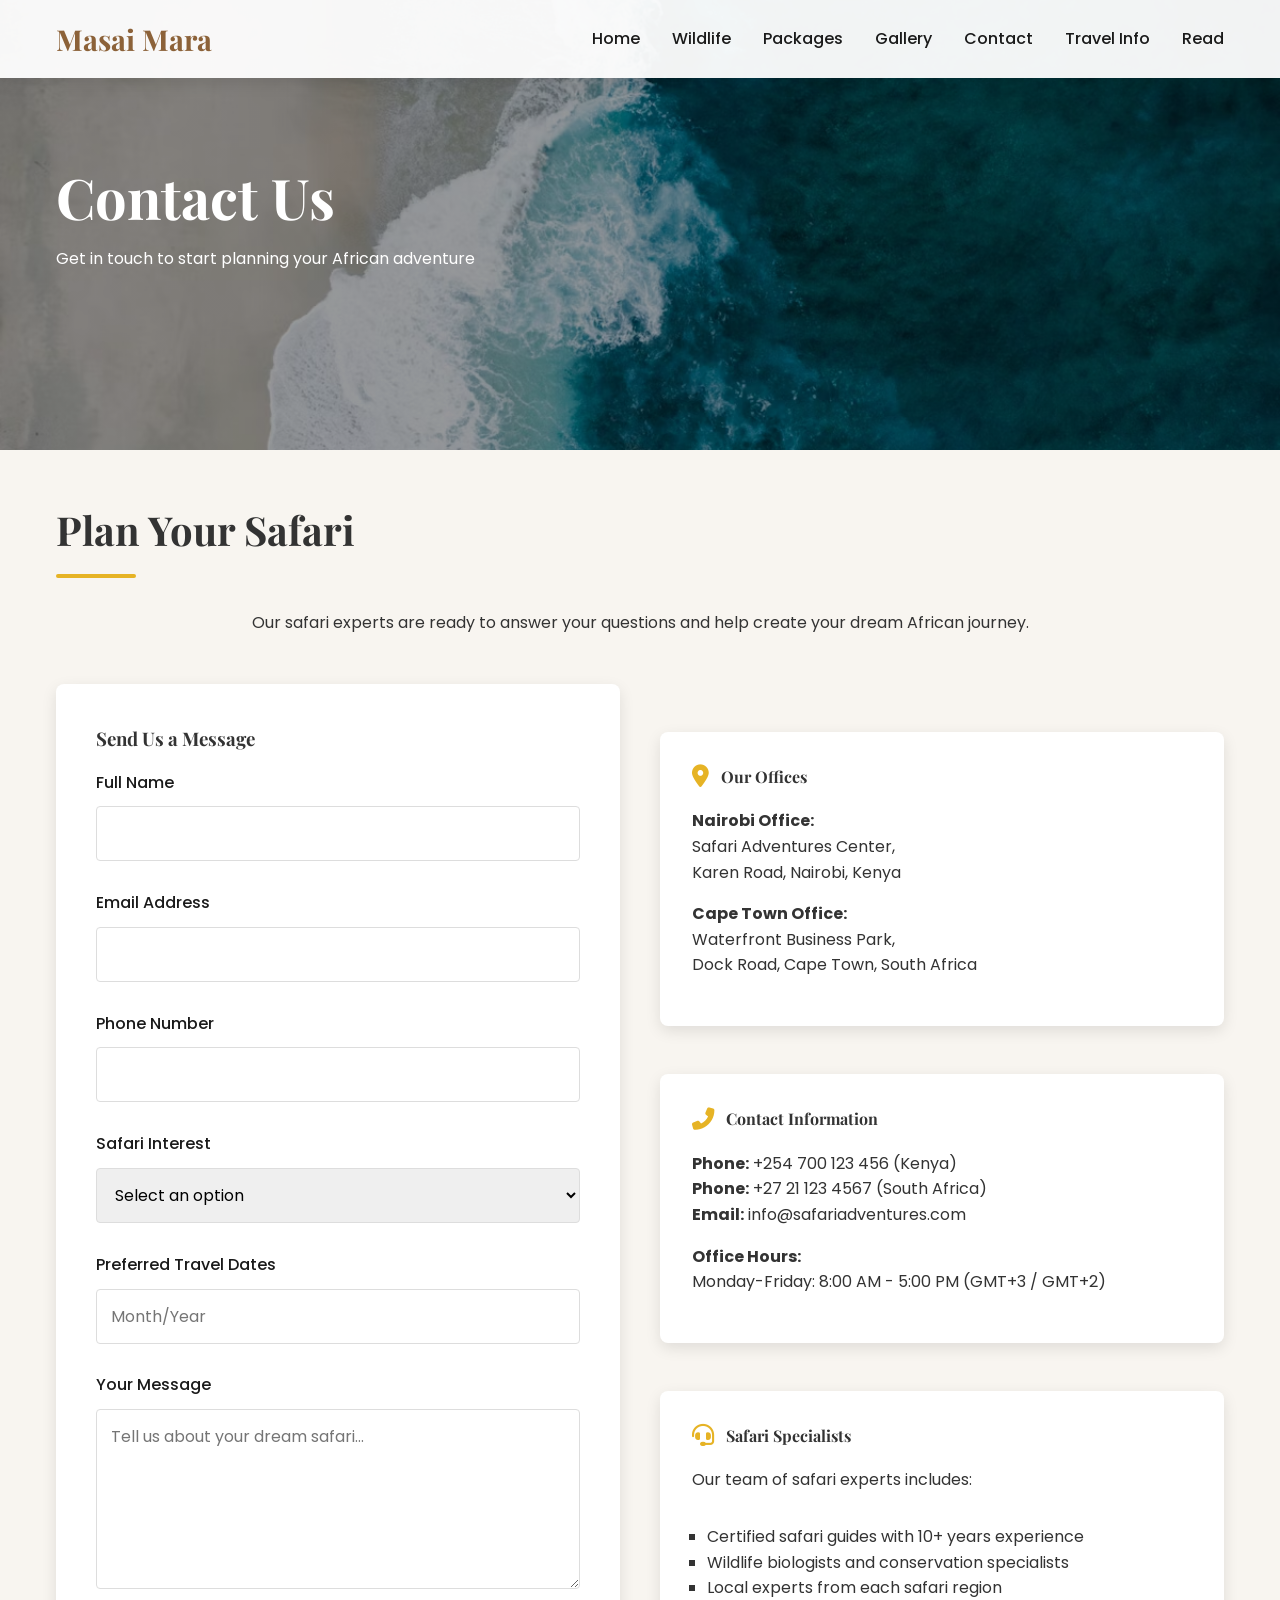
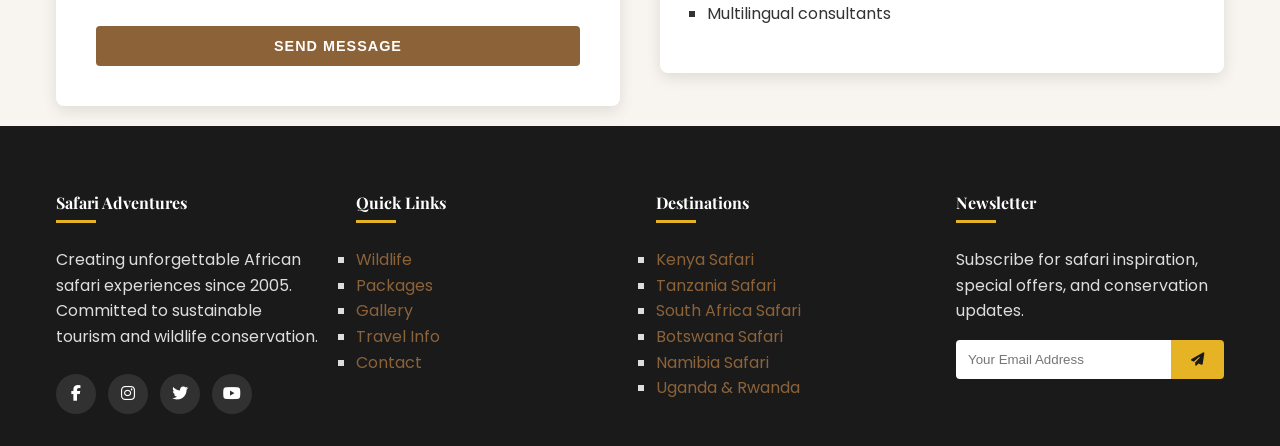
<file: contact.html>
<!DOCTYPE html>
<html lang="en">

<head>
    <meta charset="UTF-8">
    <meta name="viewport" content="width=device-width, initial-scale=1.0">
    <title>Masai Mara | Contact Us</title>
    <link rel="stylesheet" href="https://cdnjs.cloudflare.com/ajax/libs/font-awesome/6.4.0/css/all.min.css">
    <link
        href="https://fonts.googleapis.com/css2?family=Poppins:wght@300;400;500;600;700&family=Playfair+Display:wght@400;700&display=swap"
        rel="stylesheet">
    <link rel="stylesheet" href="css/style.css">
</head>

<body>

    <header>
        <div class="container">
            <div class="header-container">
                <div class="logo">
                    <a href="index.html">Masai Mara</a>
                </div>
                <nav class="main-nav">
                    <ul>
                        <li><a href="index.html">Home</a></li>
                        <li><a href="wildlife.html">Wildlife</a></li>
                        <li><a href="packages.html">Packages</a></li>
                        <li><a href="gallery.html">Gallery</a></li>
                        <li><a href="contact.html">Contact</a></li>
                        <li><a href="info.html">Travel Info</a></li>
                        <li><a href="lorem.html">Read </a></li>
                    </ul>
                </nav>
                <div class="nav-toggle">
                    <i class="fas fa-bars"></i>
                </div>
            </div>
        </div>
    </header>


    <section id="contact">
        <div class="page-hero">
            <div class="container">
                <h1>Contact Us</h1>
                <p>Get in touch to start planning your African adventure</p>
            </div>
        </div>

        <div class="container">
            <h2 class="text-left">Plan Your Safari</h2>
            <p class="text-center contact-p">Our safari experts are ready to
                answer your questions and help create your dream African journey.</p>

            <div class="contact-container contact-f">
                <div class="contact-form">
                    <h3>Send Us a Message</h3>
                    <form>
                        <div class="form-group">
                            <label for="name">Full Name</label>
                            <input type="text" id="name" class="form-control" required>
                        </div>

                        <div class="form-group">
                            <label for="email">Email Address</label>
                            <input type="email" id="email" class="form-control" required>
                        </div>

                        <div class="form-group">
                            <label for="phone">Phone Number</label>
                            <input type="tel" id="phone" class="form-control">
                        </div>

                        <div class="form-group">
                            <label for="interest">Safari Interest</label>
                            <select id="interest" class="form-control">
                                <option value="">Select an option</option>
                                <option value="family">Family Safari</option>
                                <option value="luxury">Luxury Safari</option>
                                <option value="photography">Photography Safari</option>
                                <option value="honeymoon">Honeymoon Safari</option>
                                <option value="custom">Custom Safari</option>
                            </select>
                        </div>

                        <div class="form-group">
                            <label for="travel-date">Preferred Travel Dates</label>
                            <input type="text" id="travel-date" class="form-control" placeholder="Month/Year">
                        </div>

                        <div class="form-group">
                            <label for="message">Your Message</label>
                            <textarea id="message" class="form-control"
                                placeholder="Tell us about your dream safari..."></textarea>
                        </div>

                        <button type="submit" class="btn snd-btn">Send Message</button>
                    </form>
                </div>

                <div>
                    <div class="info-box">
                        <h4><i class="fas fa-map-marker-alt"></i> Our Offices</h4>
                        <p><strong>Nairobi Office:</strong><br>
                            Safari Adventures Center,<br>
                            Karen Road, Nairobi, Kenya</p>

                        <p><strong>Cape Town Office:</strong><br>
                            Waterfront Business Park,<br>
                            Dock Road, Cape Town, South Africa</p>
                    </div>

                    <div class="info-box">
                        <h4><i class="fas fa-phone-alt"></i> Contact Information</h4>
                        <p><strong>Phone:</strong> +254 700 123 456 (Kenya)<br>
                            <strong>Phone:</strong> +27 21 123 4567 (South Africa)<br>
                            <strong>Email:</strong> info@safariadventures.com
                        </p>

                        <p><strong>Office Hours:</strong><br>
                            Monday-Friday: 8:00 AM - 5:00 PM (GMT+3 / GMT+2)</p>
                    </div>

                    <div class="info-box">
                        <h4><i class="fas fa-headset"></i> Safari Specialists</h4>
                        <p>Our team of safari experts includes:</p>
                        <ul>
                            <li>Certified safari guides with 10+ years experience</li>
                            <li>Wildlife biologists and conservation specialists</li>
                            <li>Local experts from each safari region</li>
                            <li>Multilingual consultants</li>
                        </ul>
                    </div>
                </div>
            </div>
        </div>
    </section>

    <footer>
        <div class="container">
            <div class="grid grid-4">
                <div class="footer-col">
                    <h4>Safari Adventures</h4>
                    <p>Creating unforgettable African safari experiences since 2005. Committed to sustainable tourism
                        and wildlife conservation.</p>
                    <div class="social-links">
                        <a href="#"><i class="fab fa-facebook-f"></i></a>
                        <a href="#"><i class="fab fa-instagram"></i></a>
                        <a href="#"><i class="fab fa-twitter"></i></a>
                        <a href="#"><i class="fab fa-youtube"></i></a>
                    </div>
                </div>

                <div class="footer-col">
                    <h4>Quick Links</h4>
                    <ul>
                        <li><a href="wildlife.html">Wildlife</a></li>
                        <li><a href="packages.html">Packages</a></li>
                        <li><a href="gallery.html">Gallery</a></li>
                        <li><a href="info.html">Travel Info</a></li>
                        <li><a href="contact.html">Contact</a></li>
                    </ul>
                </div>

                <div class="footer-col">
                    <h4>Destinations</h4>
                    <ul>
                        <li><a href="packages.html">Kenya Safari</a></li>
                        <li><a href="packages.html">Tanzania Safari</a></li>
                        <li><a href="packages.html">South Africa Safari</a></li>
                        <li><a href="packages.html">Botswana Safari</a></li>
                        <li><a href="packages.html">Namibia Safari</a></li>
                        <li><a href="packages.html">Uganda & Rwanda</a></li>
                    </ul>
                </div>

                <div class="footer-col">
                    <h4>Newsletter</h4>
                    <p>Subscribe for safari inspiration, special offers, and conservation updates.</p>
                    <form class="newsletter-form">
                        <input type="email" placeholder="Your Email Address">
                        <button type="submit"><i class="fas fa-paper-plane"></i></button>
                    </form>
                </div>
            </div>


        </div>
    </footer>
    <script src="js/script.js"></script>

</body>

</html>
</file>
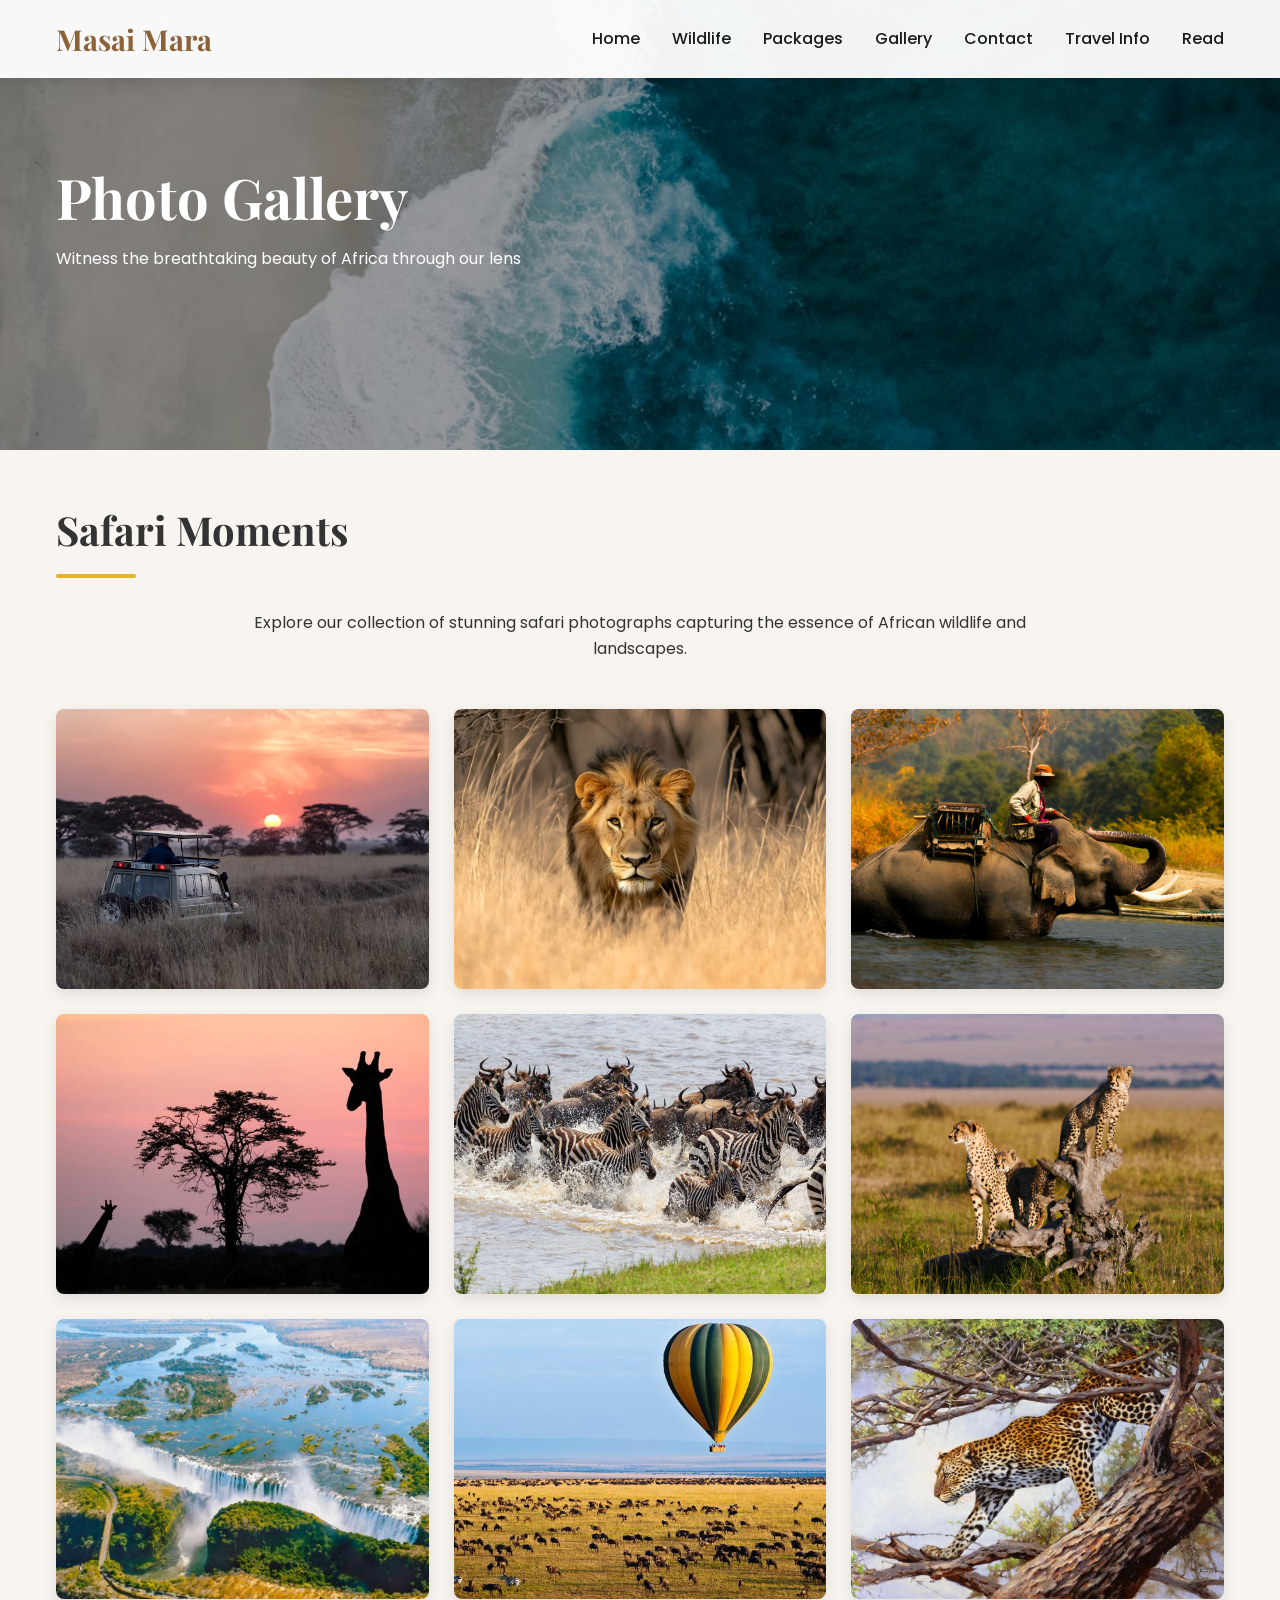
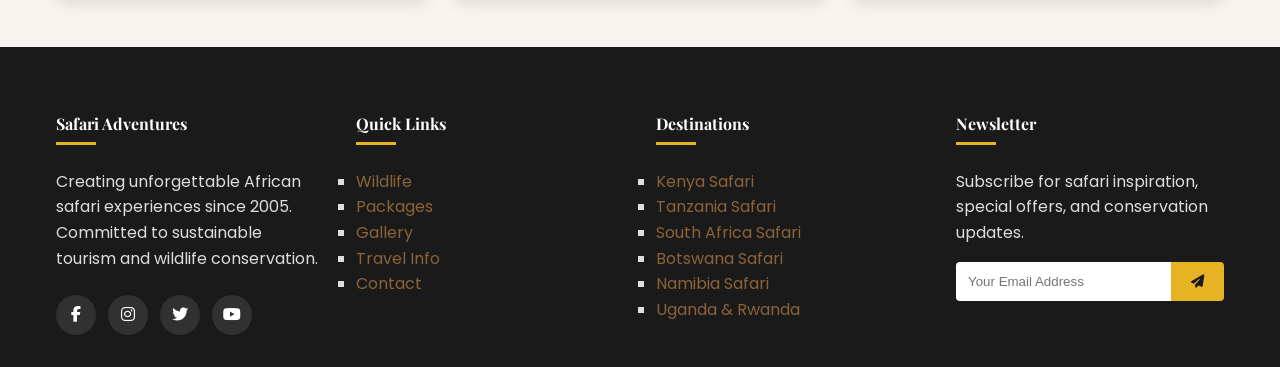
<file: gallery.html>
<!DOCTYPE html>
<html lang="en">

<head>
    <meta charset="UTF-8">
    <meta name="viewport" content="width=device-width, initial-scale=1.0">
    <title>Masai Mara | Gallery</title>
    <link rel="stylesheet" href="https://cdnjs.cloudflare.com/ajax/libs/font-awesome/6.4.0/css/all.min.css">
    <link
        href="https://fonts.googleapis.com/css2?family=Poppins:wght@300;400;500;600;700&family=Playfair+Display:wght@400;700&display=swap"
        rel="stylesheet">
    <link rel="stylesheet" href="css/style.css">
</head>

<body>

    <header>
        <div class="container">
            <div class="header-container">
                <div class="logo">
                    <a href="index.html">Masai Mara</a>
                </div>
                <nav class="main-nav">
                    <ul>
                        <li><a href="index.html">Home</a></li>
                        <li><a href="wildlife.html">Wildlife</a></li>
                        <li><a href="packages.html">Packages</a></li>
                        <li><a href="gallery.html">Gallery</a></li>
                        <li><a href="contact.html">Contact</a></li>
                        <li><a href="info.html">Travel Info</a></li>
                        <li><a href="lorem.html">Read </a></li>
                    </ul>
                </nav>
                <div class="nav-toggle">
                    <i class="fas fa-bars"></i>
                </div>
            </div>
        </div>
    </header>


    <section id="gallery">
        <div class="page-hero">
            <div class="container">
                <h1>Photo Gallery</h1>
                <p>Witness the breathtaking beauty of Africa through our lens</p>
            </div>
        </div>

        <div class="container">
            <h2 class="text-left">Safari Moments</h2>
            <p class="text-center gallery-p">Explore our collection of
                stunning
                safari photographs capturing the essence of African wildlife and landscapes.</p>

            <div class="gallery-grid">
                <div class="gallery-item">
                    <img src="images/sunset.png" alt="Sunset Safari">
                    <div class="gallery-overlay">
                        <h4>Sunset Over the Masai Mara</h4>
                        <p>Golden Hour in the Savannah</p>
                    </div>
                </div>

                <div class="gallery-item">
                    <img src="images/lion.jpg" alt="Lion Pride">
                    <div class="gallery-overlay">
                        <h4>Majestic Lion Pride</h4>
                        <p>Kings of the Masai Mara</p>
                    </div>
                </div>

                <div class="gallery-item">
                    <img src="images/elephant.jpg" alt="Elephant Herd">
                    <div class="gallery-overlay">
                        <h4>Elephants on the Move</h4>
                        <p>Roaming the Mara Plains</p>
                    </div>
                </div>

                <div class="gallery-item">
                    <img src="images/giraffe.png" alt="Giraffe Silhouette">
                    <div class="gallery-overlay">
                        <h4>Giraffe at Sunset</h4>
                        <p>Iconic Silhouettes of Masai Mara</p>
                    </div>
                </div>

                <div class="gallery-item">
                    <img src="images/zebra.png" alt="Zebra Crossing">
                    <div class="gallery-overlay">
                        <h4>Zebra in the Wild</h4>
                        <p>Stripes Across the Savannah</p>
                    </div>
                </div>

                <div class="gallery-item">
                    <img src="images/cheetah.jpg" alt="Cheetah Hunting">
                    <div class="gallery-overlay">
                        <h4>Cheetah in Action</h4>
                        <p>Fastest Predator of Masai Mara</p>
                    </div>
                </div>

                <div class="gallery-item">
                    <img src="images/victoria-fall.png" alt="Victoria Falls">
                    <div class="gallery-overlay">
                        <h4>Mara River Falls (Symbolic)</h4>
                        <p>Inspired by Africa's Natural Wonders</p>
                    </div>
                </div>

                <div class="gallery-item">
                    <img src="images/baloon-safari.png" alt="Balloon Safari">
                    <div class="gallery-overlay">
                        <h4>Balloon Safari Adventure</h4>
                        <p>Aerial Views Over Masai Mara</p>
                    </div>
                </div>

                <div class="gallery-item">
                    <img src="images/leopard-tree.png" alt="Leopard">
                    <div class="gallery-overlay">
                        <h4>Leopard in the Trees</h4>
                        <p>Hidden Hunters of the Mara</p>
                    </div>
                </div>

            </div>
        </div>
    </section>
    <footer>
        <div class="container">
            <div class="grid grid-4">
                <div class="footer-col">
                    <h4>Safari Adventures</h4>
                    <p>Creating unforgettable African safari experiences since 2005. Committed to sustainable tourism
                        and wildlife conservation.</p>
                    <div class="social-links">
                        <a href="#"><i class="fab fa-facebook-f"></i></a>
                        <a href="#"><i class="fab fa-instagram"></i></a>
                        <a href="#"><i class="fab fa-twitter"></i></a>
                        <a href="#"><i class="fab fa-youtube"></i></a>
                    </div>
                </div>

                <div class="footer-col">
                    <h4>Quick Links</h4>
                    <ul>
                        <li><a href="wildlife.html">Wildlife</a></li>
                        <li><a href="packages.html">Packages</a></li>
                        <li><a href="gallery.html">Gallery</a></li>
                        <li><a href="info.html">Travel Info</a></li>
                        <li><a href="contact.html">Contact</a></li>
                    </ul>
                </div>

                <div class="footer-col">
                    <h4>Destinations</h4>
                    <ul>
                        <li><a href="packages.html">Kenya Safari</a></li>
                        <li><a href="packages.html">Tanzania Safari</a></li>
                        <li><a href="packages.html">South Africa Safari</a></li>
                        <li><a href="packages.html">Botswana Safari</a></li>
                        <li><a href="packages.html">Namibia Safari</a></li>
                        <li><a href="packages.html">Uganda & Rwanda</a></li>
                    </ul>
                </div>

                <div class="footer-col">
                    <h4>Newsletter</h4>
                    <p>Subscribe for safari inspiration, special offers, and conservation updates.</p>
                    <form class="newsletter-form">
                        <input type="email" placeholder="Your Email Address">
                        <button type="submit"><i class="fas fa-paper-plane"></i></button>
                    </form>
                </div>
            </div>


        </div>
    </footer>

    <script src="js/script.js"></script>

</body>

</html>
</file>
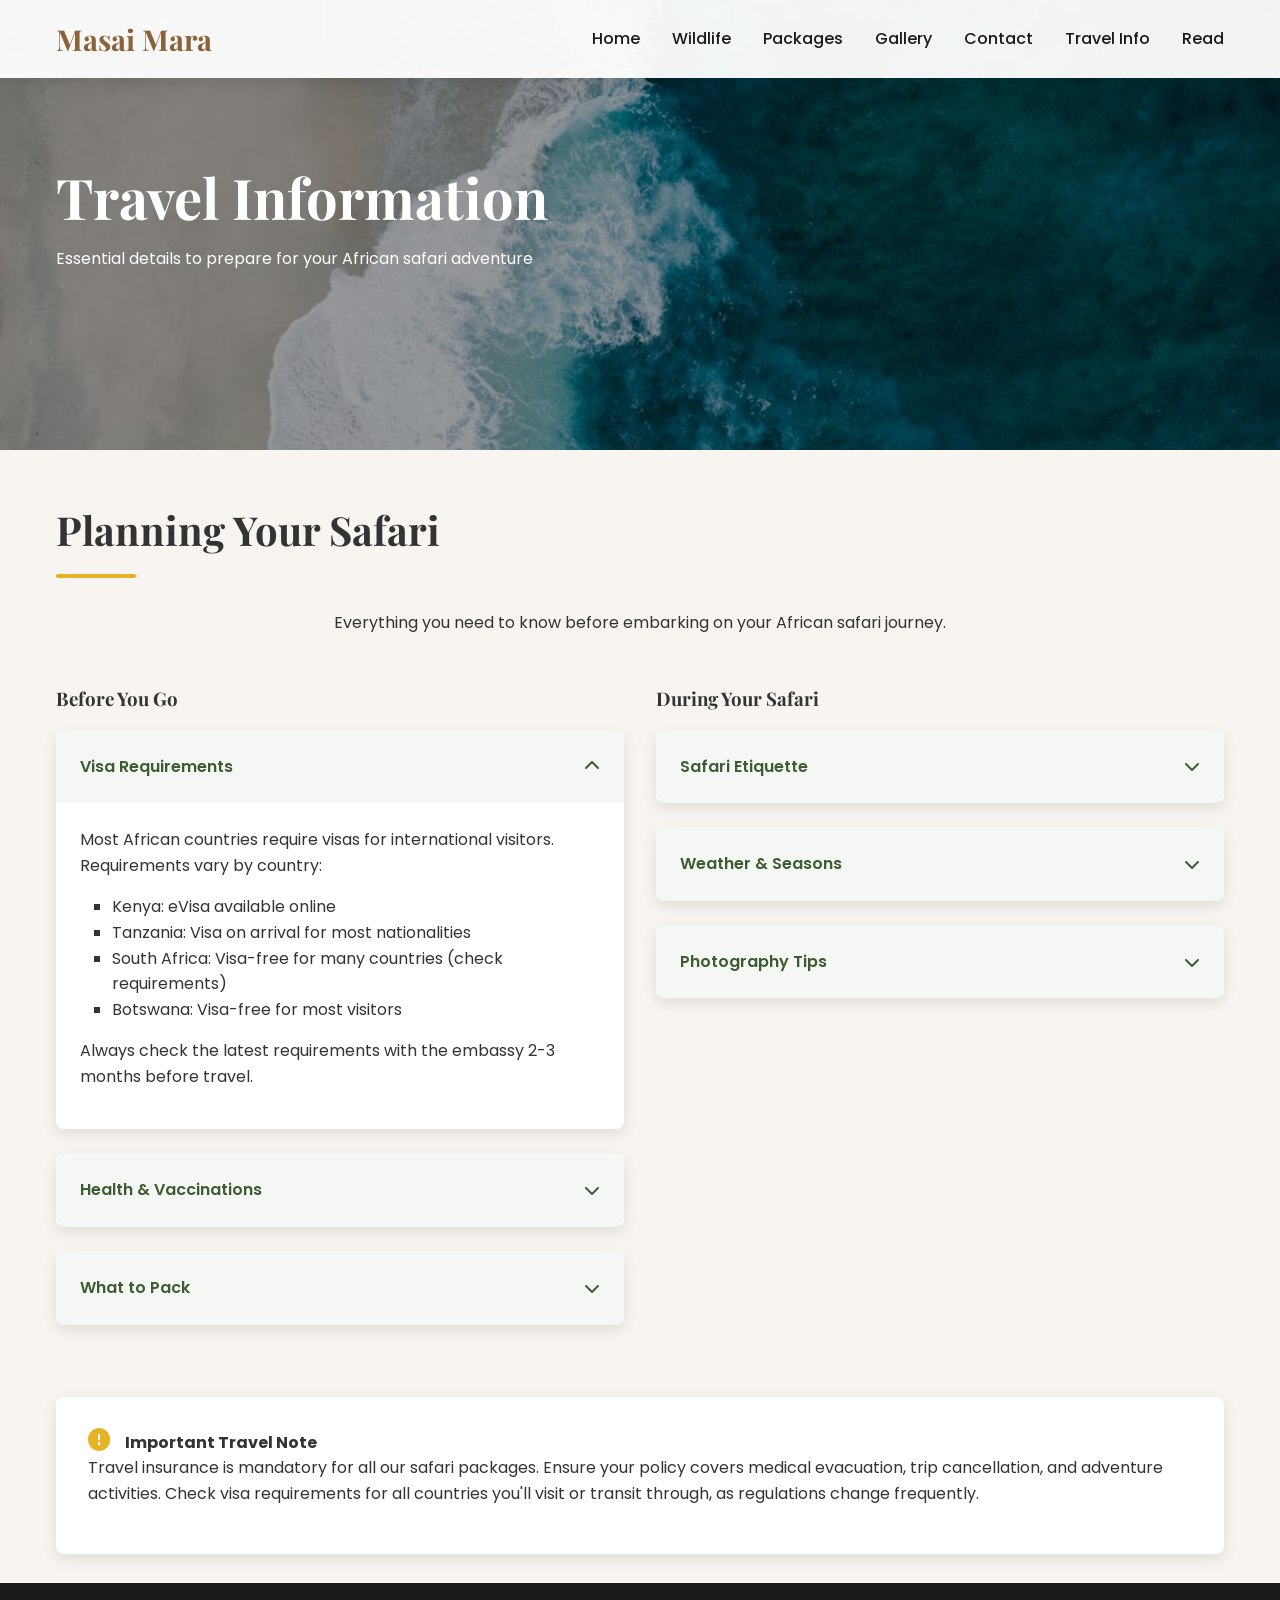
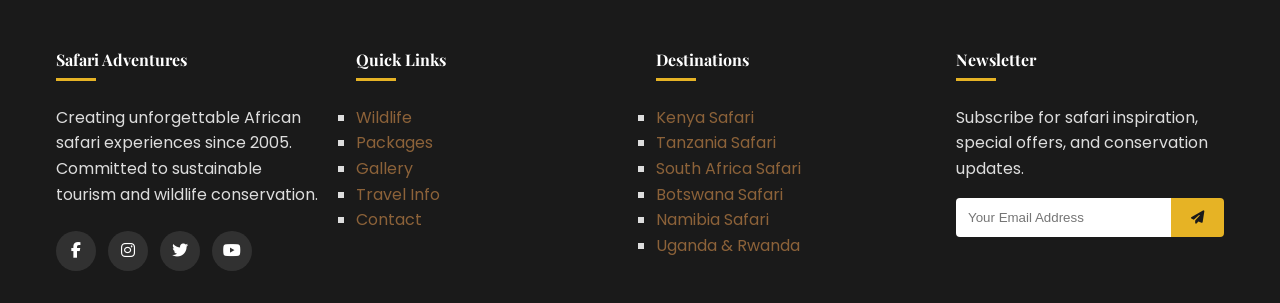
<file: info.html>
<!DOCTYPE html>
<html lang="en">

<head>
    <meta charset="UTF-8">
    <meta name="viewport" content="width=device-width, initial-scale=1.0">
    <title>Safari Adventures | Information</title>
    <link
        href="https://fonts.googleapis.com/css2?family=Playfair+Display:wght@400;700&family=Poppins:wght@300;400;500;600&display=swap"
        rel="stylesheet">
    <link rel="stylesheet" href="https://cdnjs.cloudflare.com/ajax/libs/font-awesome/6.4.0/css/all.min.css">
    <link rel="stylesheet" href="css/style.css">

</head>

<body>
    <header>
        <div class="container">
            <div class="header-container">
                <div class="logo">
                    <a href="index.html">Masai Mara</a>
                </div>
                <nav class="main-nav">
                    <ul>
                        <li><a href="index.html">Home</a></li>
                        <li><a href="wildlife.html">Wildlife</a></li>
                        <li><a href="packages.html">Packages</a></li>
                        <li><a href="gallery.html">Gallery</a></li>
                        <li><a href="contact.html">Contact</a></li>
                        <li><a href="info.html">Travel Info</a></li>
                        <li><a href="lorem.html">Read </a></li>
                    </ul>
                </nav>
                <div class="nav-toggle">
                    <i class="fas fa-bars"></i>
                </div>
            </div>
        </div>
    </header>

    <section id="travel-info">
        <div class="page-hero">
            <div class="container">
                <h1>Travel Information</h1>
                <p>Essential details to prepare for your African safari adventure</p>
            </div>
        </div>

        <div class="container">
            <h2 class="text-left">Planning Your Safari</h2>
            <p class="text-center info-p">Everything you need to know before
                embarking on your African safari journey.</p>

            <div class="grid grid-2">
                <div>
                    <h3>Before You Go</h3>

                    <div class="accordion active">
                        <div class="accordion-header">
                            <span>Visa Requirements</span>
                            <i class="fas fa-chevron-down"></i>
                        </div>
                        <div class="accordion-content">
                            <p>Most African countries require visas for international visitors. Requirements vary by
                                country:</p>
                            <ul>
                                <li>Kenya: eVisa available online</li>
                                <li>Tanzania: Visa on arrival for most nationalities</li>
                                <li>South Africa: Visa-free for many countries (check requirements)</li>
                                <li>Botswana: Visa-free for most visitors</li>
                            </ul>
                            <p>Always check the latest requirements with the embassy 2-3 months before travel.</p>
                        </div>
                    </div>

                    <div class="accordion">
                        <div class="accordion-header">
                            <span>Health & Vaccinations</span>
                            <i class="fas fa-chevron-down"></i>
                        </div>
                        <div class="accordion-content">
                            <p>Health precautions are essential for African travel:</p>
                            <ul>
                                <li>Yellow Fever vaccination certificate required for many countries</li>
                                <li>Malaria prophylaxis recommended for most safari destinations</li>
                                <li>Consult your doctor 6-8 weeks before travel</li>
                                <li>Pack a comprehensive medical kit including anti-malarials</li>
                            </ul>
                        </div>
                    </div>

                    <div class="accordion">
                        <div class="accordion-header">
                            <span>What to Pack</span>
                            <i class="fas fa-chevron-down"></i>
                        </div>
                        <div class="accordion-content">
                            <p>Essential packing list for your safari:</p>
                            <ul>
                                <li>Neutral-colored clothing (khaki, beige, olive green)</li>
                                <li>Lightweight, breathable fabrics</li>
                                <li>Comfortable walking shoes</li>
                                <li>Wide-brimmed hat and sunglasses</li>
                                <li>High SPF sunscreen and insect repellent</li>
                                <li>Binoculars and camera equipment</li>
                                <li>Light jacket for cool mornings and evenings</li>
                            </ul>
                        </div>
                    </div>
                </div>

                <div>
                    <h3>During Your Safari</h3>

                    <div class="accordion">
                        <div class="accordion-header">
                            <span>Safari Etiquette</span>
                            <i class="fas fa-chevron-down"></i>
                        </div>
                        <div class="accordion-content">
                            <p>Important guidelines for wildlife viewing:</p>
                            <ul>
                                <li>Always remain seated in safari vehicles</li>
                                <li>Keep voices low when wildlife is nearby</li>
                                <li>Never attempt to feed or touch animals</li>
                                <li>Follow your guide's instructions at all times</li>
                                <li>Respect minimum distance requirements</li>
                            </ul>
                        </div>
                    </div>

                    <div class="accordion">
                        <div class="accordion-header">
                            <span>Weather & Seasons</span>
                            <i class="fas fa-chevron-down"></i>
                        </div>
                        <div class="accordion-content">
                            <p>Understanding African seasons:</p>
                            <ul>
                                <li><strong>Dry Season (June-October):</strong> Best for wildlife viewing as animals
                                    gather at water sources</li>
                                <li><strong>Green Season (November-May):</strong> Lush landscapes, fewer tourists,
                                    bird-watching paradise</li>
                                <li><strong>Migration Season (July-October):</strong> Witness the Great Migration in
                                    East Africa</li>
                                <li>Temperatures vary from 15°C (59°F) at night to 35°C (95°F) during the day</li>
                            </ul>
                        </div>
                    </div>

                    <div class="accordion">
                        <div class="accordion-header">
                            <span>Photography Tips</span>
                            <i class="fas fa-chevron-down"></i>
                        </div>
                        <div class="accordion-content">
                            <p>Capturing the perfect safari shots:</p>
                            <ul>
                                <li>Bring a telephoto lens (200-400mm recommended)</li>
                                <li>Use bean bags or window mounts for stability</li>
                                <li>Shoot during golden hours (early morning and late afternoon)</li>
                            </ul>
                        </div>
                    </div>
                </div>
            </div>

            <blockquote class="info-box">
                <strong><i class="fas fa-exclamation-circle"></i> Important Travel Note</strong>
                <p>Travel insurance is mandatory for all our safari packages. Ensure your policy covers medical
                    evacuation, trip cancellation, and adventure activities. Check visa requirements for all countries
                    you'll visit or transit through, as regulations change frequently.</p>
            </blockquote>
        </div>
    </section>

    <footer>
        <div class="container">
            <div class="grid grid-4">
                <div class="footer-col">
                    <h4>Safari Adventures</h4>
                    <p>Creating unforgettable African safari experiences since 2005. Committed to sustainable tourism
                        and wildlife conservation.</p>
                    <div class="social-links">
                        <a href="#"><i class="fab fa-facebook-f"></i></a>
                        <a href="#"><i class="fab fa-instagram"></i></a>
                        <a href="#"><i class="fab fa-twitter"></i></a>
                        <a href="#"><i class="fab fa-youtube"></i></a>
                    </div>
                </div>

                <div class="footer-col">
                    <h4>Quick Links</h4>
                    <ul>
                        <li><a href="wildlife.html">Wildlife</a></li>
                        <li><a href="packages.html">Packages</a></li>
                        <li><a href="gallery.html">Gallery</a></li>
                        <li><a href="info.html">Travel Info</a></li>
                        <li><a href="contact.html">Contact</a></li>
                    </ul>
                </div>

                <div class="footer-col">
                    <h4>Destinations</h4>
                    <ul>
                        <li><a href="packages.html">Kenya Safari</a></li>
                        <li><a href="packages.html">Tanzania Safari</a></li>
                        <li><a href="packages.html">South Africa Safari</a></li>
                        <li><a href="packages.html">Botswana Safari</a></li>
                        <li><a href="packages.html">Namibia Safari</a></li>
                        <li><a href="packages.html">Uganda & Rwanda</a></li>
                    </ul>
                </div>

                <div class="footer-col">
                    <h4>Newsletter</h4>
                    <p>Subscribe for safari inspiration, special offers, and conservation updates.</p>
                    <form class="newsletter-form">
                        <input type="email" placeholder="Your Email Address">
                        <button type="submit"><i class="fas fa-paper-plane"></i></button>
                    </form>
                </div>
            </div>


        </div>
    </footer>

    <script src="js/script.js"></script>

</body>

</html>
</file>
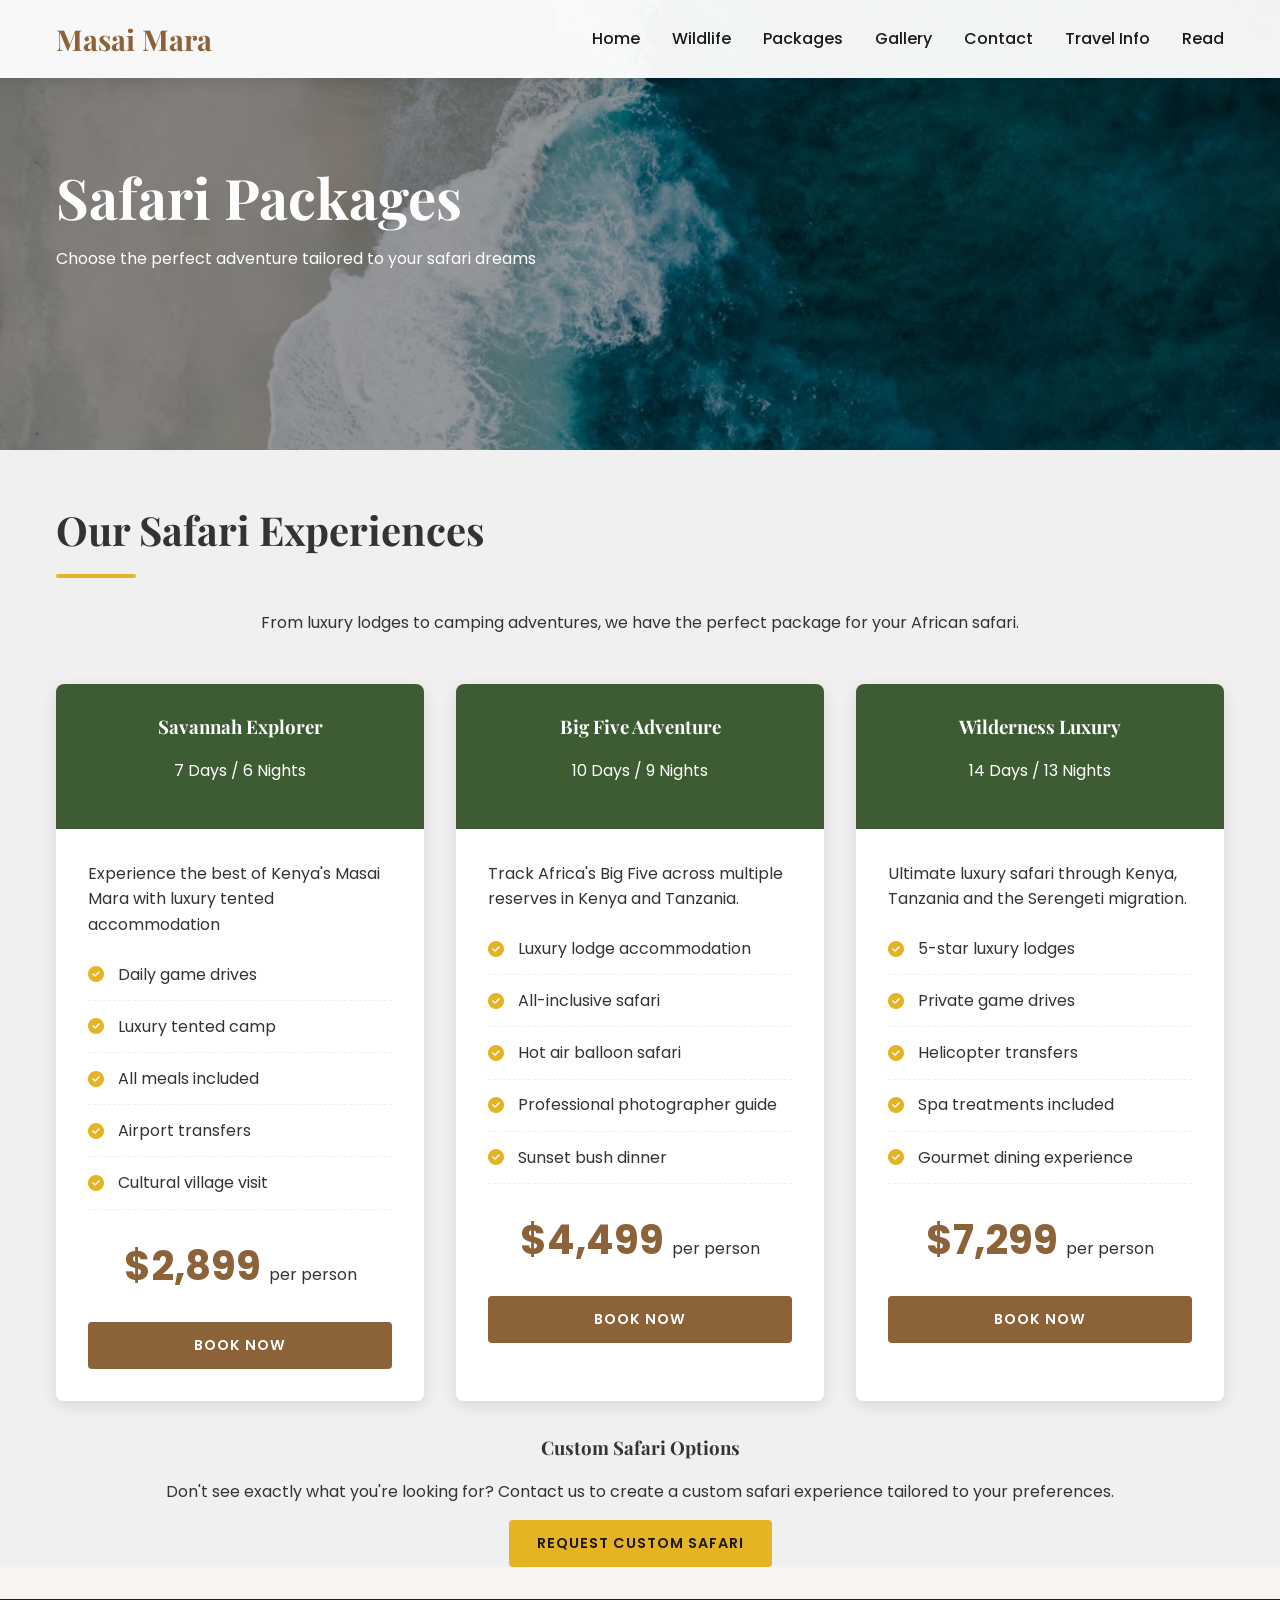
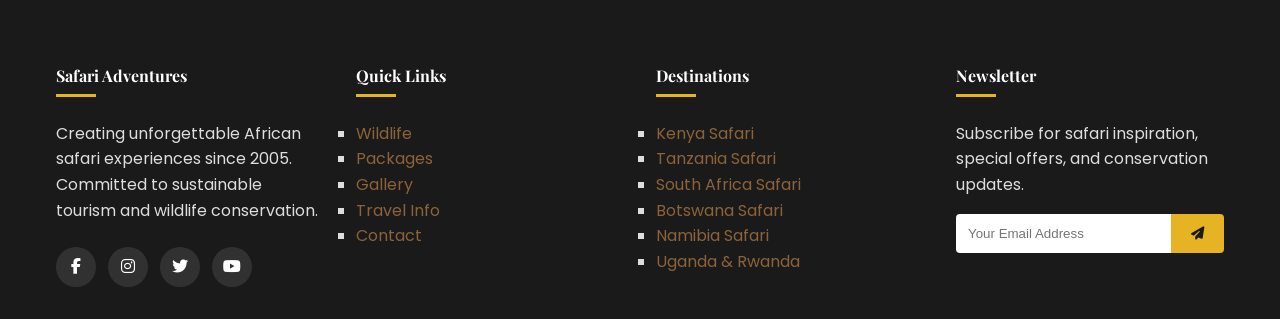
<file: packages.html>
<!DOCTYPE html>
<html lang="en">

<head>
    <meta charset="UTF-8">
    <meta name="viewport" content="width=device-width, initial-scale=1.0">
    <title>Masai Mara | Packages </title>
    <link rel="stylesheet" href="https://cdnjs.cloudflare.com/ajax/libs/font-awesome/6.4.0/css/all.min.css">
    <link
        href="https://fonts.googleapis.com/css2?family=Poppins:wght@300;400;500;600;700&family=Playfair+Display:wght@400;700&display=swap"
        rel="stylesheet">
    <link rel="stylesheet" href="css/style.css">
</head>

<body>

    <header>
        <div class="container">
            <div class="header-container">
                <div class="logo">
                    <a href="index.html">Masai Mara</a>
                </div>
                <nav class="main-nav">
                    <ul>
                        <li><a href="index.html">Home</a></li>
                        <li><a href="wildlife.html">Wildlife</a></li>
                        <li><a href="packages.html">Packages</a></li>
                        <li><a href="gallery.html">Gallery</a></li>
                        <li><a href="contact.html">Contact</a></li>
                        <li><a href="info.html">Travel Info</a></li>
                        <li><a href="lorem.html">Read </a></li>
                    </ul>
                </nav>
                <div class="nav-toggle">
                    <i class="fas fa-bars"></i>
                </div>
            </div>
        </div>
    </header>


    <section id="packages" class="packages">
        <div class="page-hero">
            <div class="container">
                <h1>Safari Packages</h1>
                <p>Choose the perfect adventure tailored to your safari dreams</p>
            </div>
        </div>

        <div class="container">
            <h2 class="text-left">Our Safari Experiences</h2>
            <p class="text-center package-p">From luxury lodges to
                camping
                adventures, we have the perfect package for your African safari.</p>

            <div class="grid grid-3">
                <div class="package-card">
                    <div class="package-header">
                        <h3>Savannah Explorer</h3>
                        <p>7 Days / 6 Nights</p>
                    </div>
                    <div class="package-body">
                        <p>Experience the best of Kenya's Masai Mara with luxury tented accommodation</p>

                        <ul class="package-features">
                            <li><i class="fas fa-check-circle"></i> Daily game drives</li>
                            <li><i class="fas fa-check-circle"></i> Luxury tented camp</li>
                            <li><i class="fas fa-check-circle"></i> All meals included</li>
                            <li><i class="fas fa-check-circle"></i> Airport transfers</li>
                            <li><i class="fas fa-check-circle"></i> Cultural village visit</li>
                        </ul>

                        <div class="package-price">$2,899 <span>per person</span></div>

                        <a href="contact.html" class="btn book-btn">Book
                            Now</a>
                    </div>
                </div>

                <div class="package-card">
                    <div class="package-header">
                        <h3>Big Five Adventure</h3>
                        <p>10 Days / 9 Nights</p>
                    </div>
                    <div class="package-body">
                        <p>Track Africa's Big Five across multiple reserves in Kenya and Tanzania.</p>

                        <ul class="package-features">
                            <li><i class="fas fa-check-circle"></i> Luxury lodge accommodation</li>
                            <li><i class="fas fa-check-circle"></i> All-inclusive safari</li>
                            <li><i class="fas fa-check-circle"></i> Hot air balloon safari</li>
                            <li><i class="fas fa-check-circle"></i> Professional photographer guide</li>
                            <li><i class="fas fa-check-circle"></i> Sunset bush dinner</li>
                        </ul>

                        <div class="package-price">$4,499 <span>per person</span></div>

                        <a href="contact.html" class="btn book-btn">Book
                            Now</a>
                    </div>
                </div>

                <div class="package-card">
                    <div class="package-header">
                        <h3>Wilderness Luxury</h3>
                        <p>14 Days / 13 Nights</p>
                    </div>
                    <div class="package-body">
                        <p>Ultimate luxury safari through Kenya, Tanzania and the Serengeti migration.</p>

                        <ul class="package-features">
                            <li><i class="fas fa-check-circle"></i> 5-star luxury lodges</li>
                            <li><i class="fas fa-check-circle"></i> Private game drives</li>
                            <li><i class="fas fa-check-circle"></i> Helicopter transfers</li>
                            <li><i class="fas fa-check-circle"></i> Spa treatments included</li>
                            <li><i class="fas fa-check-circle"></i> Gourmet dining experience</li>
                        </ul>

                        <div class="package-price">$7,299 <span>per person</span></div>

                        <a href="contact.html" class="btn book-btn">Book
                            Now</a>
                    </div>
                </div>
            </div>

            <div class="text-center custom-request">
                <h3>Custom Safari Options</h3>
                <p>Don't see exactly what you're looking for? Contact us to create a custom safari experience
                    tailored to your preferences.</p>
                <a href="contact.html" class="btn btn-accent">Request Custom Safari</a>
            </div>
        </div>
    </section>

    <footer>
        <div class="container">
            <div class="grid grid-4">
                <div class="footer-col">
                    <h4>Safari Adventures</h4>
                    <p>Creating unforgettable African safari experiences since 2005. Committed to sustainable tourism
                        and wildlife conservation.</p>
                    <div class="social-links">
                        <a href="#"><i class="fab fa-facebook-f"></i></a>
                        <a href="#"><i class="fab fa-instagram"></i></a>
                        <a href="#"><i class="fab fa-twitter"></i></a>
                        <a href="#"><i class="fab fa-youtube"></i></a>
                    </div>
                </div>

                <div class="footer-col">
                    <h4>Quick Links</h4>
                    <ul>
                        <li><a href="wildlife.html">Wildlife</a></li>
                        <li><a href="packages.html">Packages</a></li>
                        <li><a href="gallery.html">Gallery</a></li>
                        <li><a href="info.html">Travel Info</a></li>
                        <li><a href="contact.html">Contact</a></li>
                    </ul>
                </div>

                <div class="footer-col">
                    <h4>Destinations</h4>
                    <ul>
                        <li><a href="packages.html">Kenya Safari</a></li>
                        <li><a href="packages.html">Tanzania Safari</a></li>
                        <li><a href="packages.html">South Africa Safari</a></li>
                        <li><a href="packages.html">Botswana Safari</a></li>
                        <li><a href="packages.html">Namibia Safari</a></li>
                        <li><a href="packages.html">Uganda & Rwanda</a></li>
                    </ul>
                </div>

                <div class="footer-col">
                    <h4>Newsletter</h4>
                    <p>Subscribe for safari inspiration, special offers, and conservation updates.</p>
                    <form class="newsletter-form">
                        <input type="email" placeholder="Your Email Address">
                        <button type="submit"><i class="fas fa-paper-plane"></i></button>
                    </form>
                </div>
            </div>


        </div>
    </footer>

    <script src="js/script.js"></script>
</body>

</html>
</file>
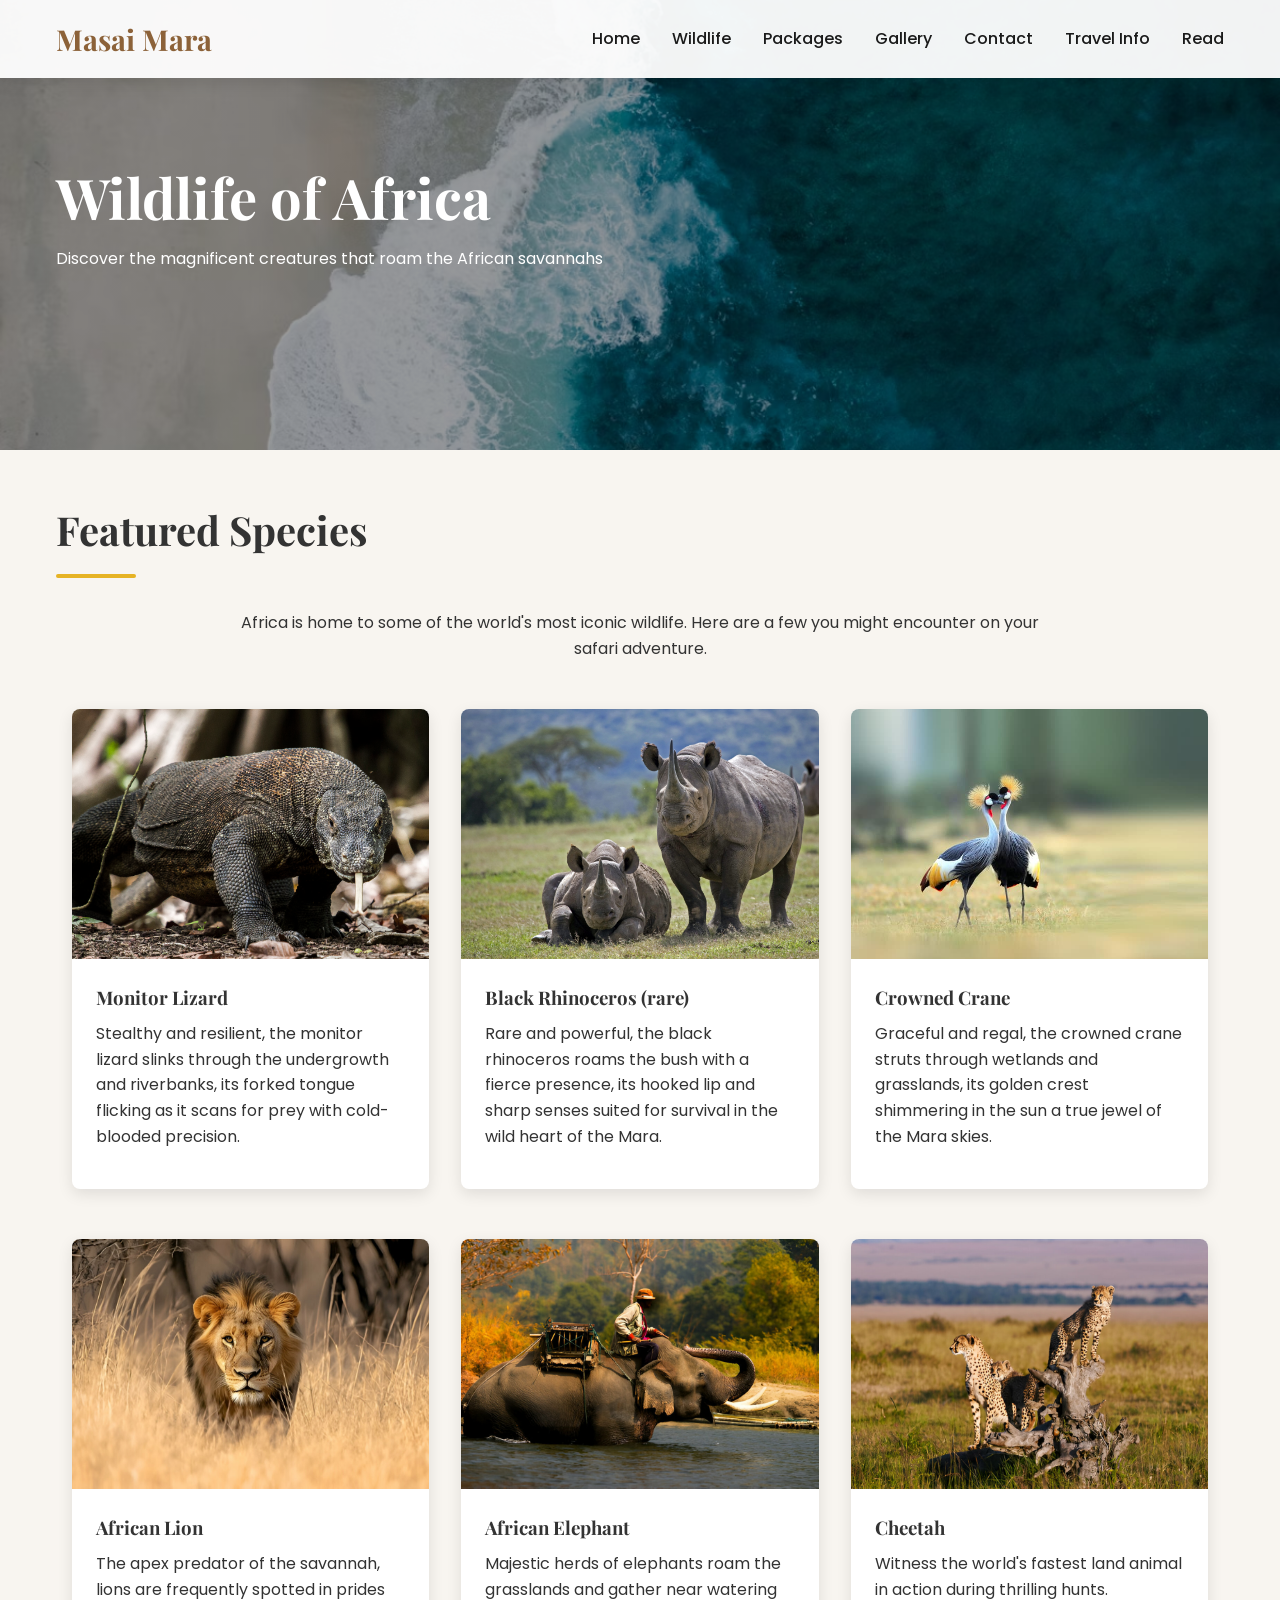
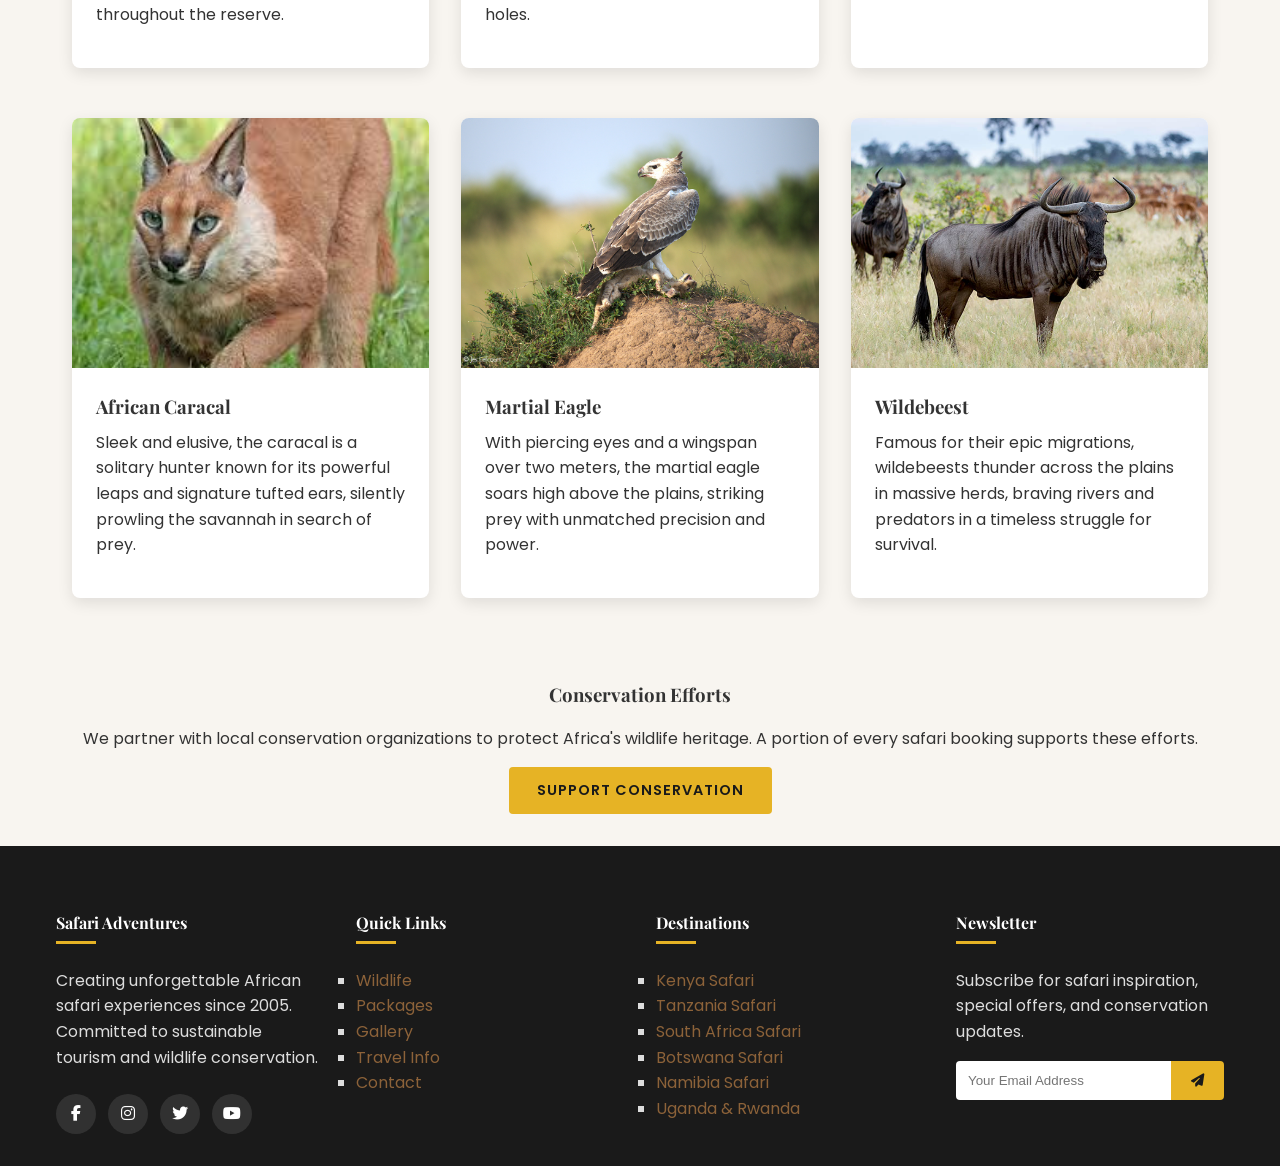
<file: wildlife.html>
<!DOCTYPE html>
<html lang="en">

<head>
    <meta charset="UTF-8">
    <meta name="viewport" content="width=device-width, initial-scale=1.0">
    <title>Safari Adventures | Wildlife</title>
    <link
        href="https://fonts.googleapis.com/css2?family=Playfair+Display:wght@400;700&family=Poppins:wght@300;400;500;600&display=swap"
        rel="stylesheet">
    <link rel="stylesheet" href="https://cdnjs.cloudflare.com/ajax/libs/font-awesome/6.4.0/css/all.min.css">
    <link rel="stylesheet" href="css/style.css">

</head>

<body>
    <header>
        <div class="container">
            <div class="header-container">
                <div class="logo">
                    <a href="index.html">Masai Mara</a>
                </div>
                <nav class="main-nav">
                    <ul>
                        <li><a href="index.html">Home</a></li>
                        <li><a href="wildlife.html">Wildlife</a></li>
                        <li><a href="packages.html">Packages</a></li>
                        <li><a href="gallery.html">Gallery</a></li>
                        <li><a href="contact.html">Contact</a></li>
                        <li><a href="info.html">Travel Info</a></li>
                        <li><a href="lorem.html">Read </a></li>
                    </ul>
                </nav>
                <div class="nav-toggle">
                    <i class="fas fa-bars"></i>
                </div>
            </div>
        </div>
    </header>

    <main>
        <section id="wildlife">
            <div class="page-hero">
                <div class="container">
                    <h1>Wildlife of Africa</h1>
                    <p>Discover the magnificent creatures that roam the African savannahs</p>
                </div>
            </div>

            <div class="container">
                <h2 class="text-left">Featured Species</h2>
                <p class="text-center wild-p">Africa is home to some of
                    the
                    world's most iconic wildlife. Here are a few you might encounter on your safari adventure.</p>

                <div class="container">
                    <div class="grid grid-3">
                        <div class="animal-card">
                            <div class="animal-image">
                                <img src="images/monitor-lizard.png" alt="Lion">
                            </div>
                            <div class="animal-info">
                                <h3>Monitor Lizard</h3>
                                <p>Stealthy and resilient, the monitor lizard slinks through the undergrowth and
                                    riverbanks, its forked tongue flicking as it scans for prey with cold-blooded
                                    precision.</p>

                            </div>
                        </div>
                        <div class="animal-card">
                            <div class="animal-image">
                                <img src="images/black-rhinoceros.png" alt="Elephant">
                            </div>
                            <div class="animal-info">
                                <h3>Black Rhinoceros (rare)</h3>
                                <p>Rare and powerful, the black rhinoceros roams the bush with a fierce presence, its
                                    hooked lip and sharp senses suited for survival in the wild heart of the Mara.
                                </p>

                            </div>
                        </div>
                        <div class="animal-card">
                            <div class="animal-image">
                                <img src="images/crowned-crane.png" alt="Cheetah">
                            </div>
                            <div class="animal-info">
                                <h3>Crowned Crane</h3>
                                <p>Graceful and regal, the crowned crane struts through wetlands and grasslands, its
                                    golden crest shimmering in the sun a true jewel of the Mara skies.</p>

                            </div>
                        </div>
                    </div>
                </div>
                <div class="container">
                    <div class="grid grid-3">
                        <div class="animal-card">
                            <div class="animal-image">
                                <img src="images/lion.jpg" alt="Lion">
                            </div>
                            <div class="animal-info">
                                <h3>African Lion</h3>
                                <p>The apex predator of the savannah, lions are frequently spotted in prides
                                    throughout the
                                    reserve.</p>

                            </div>
                        </div>
                        <div class="animal-card">
                            <div class="animal-image">
                                <img src="images/elephant.jpg" alt="Elephant">
                            </div>
                            <div class="animal-info">
                                <h3>African Elephant</h3>
                                <p>Majestic herds of elephants roam the grasslands and gather near watering holes.
                                </p>

                            </div>
                        </div>
                        <div class="animal-card">
                            <div class="animal-image">
                                <img src="images/cheetah.jpg" alt="Cheetah">
                            </div>
                            <div class="animal-info">
                                <h3>Cheetah</h3>
                                <p>Witness the world's fastest land animal in action during thrilling hunts.</p>

                            </div>
                        </div>
                    </div>
                </div>
                <div class="container">
                    <div class="grid grid-3">
                        <div class="animal-card">
                            <div class="animal-image">
                                <img src="images/carcal.png" alt="Lion">
                            </div>
                            <div class="animal-info">
                                <h3>African Caracal</h3>
                                <p>Sleek and elusive, the caracal is a solitary hunter known for its powerful leaps and
                                    signature tufted ears, silently prowling the savannah in search of prey.</p>

                            </div>
                        </div>
                        <div class="animal-card">
                            <div class="animal-image">
                                <img src="images/martial-eagle.png" alt="Elephant">
                            </div>
                            <div class="animal-info">
                                <h3>Martial Eagle</h3>
                                <p>With piercing eyes and a wingspan over two meters, the martial eagle soars high above
                                    the plains, striking prey with unmatched precision and power.
                                </p>

                            </div>
                        </div>
                        <div class="animal-card">
                            <div class="animal-image">
                                <img src="images/wildbeest.png" alt="Cheetah">
                            </div>
                            <div class="animal-info">
                                <h3>Wildebeest</h3>
                                <p>Famous for their epic migrations, wildebeests thunder across the plains in massive
                                    herds, braving rivers and predators in a timeless struggle for survival.</p>

                            </div>
                        </div>
                    </div>
                </div>
                <div class="text-center support-element">
                    <h3>Conservation Efforts</h3>
                    <p>We partner with local conservation organizations to protect Africa's wildlife heritage. A portion
                        of every safari booking supports these efforts.</p>
                    <a href="#" class="btn btn-accent">Support Conservation</a>
                </div>
            </div>
        </section>

    </main>

    <footer>
        <div class="container">
            <div class="grid grid-4">
                <div class="footer-col">
                    <h4>Safari Adventures</h4>
                    <p>Creating unforgettable African safari experiences since 2005. Committed to sustainable tourism
                        and wildlife conservation.</p>
                    <div class="social-links">
                        <a href="#"><i class="fab fa-facebook-f"></i></a>
                        <a href="#"><i class="fab fa-instagram"></i></a>
                        <a href="#"><i class="fab fa-twitter"></i></a>
                        <a href="#"><i class="fab fa-youtube"></i></a>
                    </div>
                </div>

                <div class="footer-col">
                    <h4>Quick Links</h4>
                    <ul>
                        <li><a href="wildlife.html">Wildlife</a></li>
                        <li><a href="packages.html">Packages</a></li>
                        <li><a href="gallery.html">Gallery</a></li>
                        <li><a href="info.html">Travel Info</a></li>
                        <li><a href="contact.html">Contact</a></li>
                    </ul>
                </div>

                <div class="footer-col">
                    <h4>Destinations</h4>
                    <ul>
                        <li><a href="packages.html">Kenya Safari</a></li>
                        <li><a href="packages.html">Tanzania Safari</a></li>
                        <li><a href="packages.html">South Africa Safari</a></li>
                        <li><a href="packages.html">Botswana Safari</a></li>
                        <li><a href="packages.html">Namibia Safari</a></li>
                        <li><a href="packages.html">Uganda & Rwanda</a></li>
                    </ul>
                </div>

                <div class="footer-col">
                    <h4>Newsletter</h4>
                    <p>Subscribe for safari inspiration, special offers, and conservation updates.</p>
                    <form class="newsletter-form">
                        <input type="email" placeholder="Your Email Address">
                        <button type="submit"><i class="fas fa-paper-plane"></i></button>
                    </form>
                </div>
            </div>


        </div>
    </footer>

    <script src="js/script.js"></script>


</body>

</html>
</file>
<file: css/style.css>
/* ==== CSS RESET & VARIABLES ==== */
* {
    margin: 0;
    padding: 0;
    box-sizing: border-box;
}

:root {
    --primary: #8C6239;
    --secondary: #3D5C33;
    --accent: #E6B325;
    --light: #F8F5F0;
    --dark: #1A1A1A;
    --text: #333333;
    --shadow: 0 5px 15px rgba(0, 0, 0, 0.1);
    --transition: all 0.3s ease;
}

body {
    font-family: 'Poppins', sans-serif;
    color: var(--text);
    line-height: 1.6;
    background-color: var(--light);
    overflow-x: hidden;
}

h1,
h2,
h3,
h4 {
    font-family: 'Playfair Display', serif;
    margin-bottom: 1rem;
}

h1 {
    font-size: 3.5rem;
    line-height: 1.2;
}

h2 {
    font-size: 2.5rem;
    position: relative;
    padding-bottom: 1rem;
    margin-bottom: 2rem;
    margin-top: 3rem
}

h2:after {
    content: '';
    position: absolute;
    bottom: 0;
    left: 0;
    width: 80px;
    height: 4px;
    background: var(--accent);
    border-radius: 2px;
}

p {
    margin-bottom: 1rem;
}

a {
    text-decoration: none;
    color: var(--primary);
    transition: var(--transition);
}

img {
    max-width: 100%;
    height: auto;
    display: block;
}

.container {
    width: 100%;
    max-width: 1200px;
    margin: 0 auto;
    padding: 0 1rem;
}

.btn {
    display: inline-block;
    padding: 12px 28px;
    background: var(--primary);
    color: white;
    border-radius: 4px;
    text-transform: uppercase;
    font-weight: 600;
    letter-spacing: 1px;
    transition: var(--transition);
    border: none;
    cursor: pointer;
    font-size: 0.9rem;
}

.btn:hover {
    background: var(--secondary);
    transform: translateY(-3px);
    box-shadow: var(--shadow);
}

.btn-accent {
    background: var(--accent);
    color: var(--dark);
}

.btn-accent:hover {
    background: #d19e1c;
}

.section {
    padding: 3rem 0;
}

.text-left {
    text-align: left;
}

.text-center {
    text-align: center;
}

.rounded {
    border-radius: 8px;
}

/* ==== HEADER & NAVIGATION ==== */
header {
    position: fixed;
    top: 0;
    left: 0;
    width: 100%;
    background: rgba(255, 255, 255, 0.95);
    box-shadow: var(--shadow);
    z-index: 1000;
    padding: 1rem 0;
}

.header-container {
    display: flex;
    justify-content: space-between;
    align-items: center;
}

.logo {
    font-family: 'Playfair Display', serif;
    font-size: 1.8rem;
    font-weight: 700;
    color: var(--secondary);
}

.logo span {
    color: var(--primary);
    font-weight: 400;
}

.main-nav ul {
    display: flex;
    list-style: none;
}

.main-nav li {
    margin-left: 2rem;
}

.main-nav a {
    color: var(--dark);
    font-weight: 500;
    position: relative;
}

.main-nav a:after {
    content: '';
    position: absolute;
    bottom: -5px;
    left: 0;
    width: 0;
    height: 2px;
    background: var(--accent);
    transition: var(--transition);
}

.main-nav a:hover:after {
    width: 100%;
}

.nav-toggle {
    display: none;
    font-size: 1.5rem;
    cursor: pointer;
}

/* ==== HERO SECTION ==== */
.hero {
    background: linear-gradient(rgba(0, 0, 0, 0.4), rgba(0, 0, 0, 0.4)),
        url('../images/migration.jpg') no-repeat center center / cover;
    height: 100vh;
    min-height: 600px;
    display: flex;
    align-items: center;
    position: relative;
    color: white;
    margin-top: 80px;
}

.hero-content {
    max-width: 700px;
}

.hero h1 {
    color: white;
    margin-bottom: 1.5rem;
    text-shadow: 0 2px 4px rgba(0, 0, 0, 0.3);
}

.hero p {
    font-size: 1.2rem;
    margin-bottom: 2rem;
    max-width: 600px;
}

/* ==== GRID SYSTEM ==== */
.grid {
    display: grid;
    gap: 2rem;
}

.grid-2 {
    grid-template-columns: repeat(2, 1fr);
}

.grid-3 {
    grid-template-columns: repeat(3, 1fr);
}

.grid-4 {
    grid-template-columns: repeat(4, 1fr);
}

/* ==== INTRO SECTION ==== */
.intro-content {
    padding-right: 2rem;
}

.features {
    display: grid;
    grid-template-columns: repeat(2, 1fr);
    gap: 2rem;
    margin-top: 2rem;
}

.feature {
    text-align: center;
    padding: 1.5rem;
    background: white;
    border-radius: 8px;
    box-shadow: var(--shadow);
    transition: var(--transition);
}

.feature:hover {
    transform: translateY(-10px);
}

.feature i {
    font-size: 2.5rem;
    color: var(--accent);
    margin-bottom: 1rem;
}

.feature h4 {
    margin-bottom: 0.5rem;
}

/* ==== WILDLIFE HIGHLIGHTS ==== */
.animal-card {
    background: white;
    border-radius: 8px;
    overflow: hidden;
    box-shadow: var(--shadow);
    transition: var(--transition);
    margin-bottom: 50px;
}

.animal-card:hover {
    transform: translateY(-10px);
}

.animal-image {
    height: 250px;
    overflow: hidden;
}

.animal-image img {
    width: 100%;
    height: 100%;
    object-fit: cover;
    transition: var(--transition);
}

.animal-card:hover .animal-image img {
    transform: scale(1.1);
}

.animal-info {
    padding: 1.5rem;
}

.animal-info h3 {
    margin-bottom: 0.5rem;
}

.animal-info .btn {
    margin-top: 1rem;
    padding: 8px 20px;
    font-size: 0.85rem;
}

/* ==== PACKAGES SECTION ==== */
.packages {
    background: #f0f0f0;
}

.package-table {
    overflow-x: auto;
}

table {
    width: 100%;
    border-collapse: collapse;
    background: white;
    border-radius: 8px;
    overflow: hidden;
    box-shadow: var(--shadow);
}

th,
td {
    padding: 1rem;
    text-align: left;
    border-bottom: 1px solid #eee;
}

th {
    background: var(--secondary);
    color: white;
    font-weight: 500;
}

tr:last-child td {
    border-bottom: none;
}

tr:hover {
    background: #f9f9f9;
}

/* ==== TESTIMONIALS ==== */
.testimonials {
    background: url('images/savannah.jpg') no-repeat center center/cover;
    background-attachment: fixed;
    position: relative;
    color: white;
    text-align: center;
}

.testimonials:before {
    content: '';
    position: absolute;
    top: 0;
    left: 0;
    width: 100%;
    height: 100%;
    background: rgba(0, 0, 0, 0.7);
}

.testimonials .container {
    position: relative;
    z-index: 2;
}

.testimonials h2 {
    color: white;
}

.testimonials h2:after {
    left: 50%;
    transform: translateX(-50%);
}

.testimonial-slider {
    max-width: 800px;
    margin: 0 auto;
    position: relative;
}

.testimonial {
    display: none;
    padding: 2rem;
}

.testimonial.active {
    display: block;
}

.testimonial p {
    font-size: 1.2rem;
    font-style: italic;
    margin-bottom: 1.5rem;
    position: relative;
}

.testimonial p:before,
.testimonial p:after {
    content: '"';
    font-size: 3rem;
    position: absolute;
    color: rgba(255, 255, 255, 0.2);
}

.testimonial p:before {
    top: -20px;
    left: -20px;
}

.testimonial p:after {
    bottom: -40px;
    right: -20px;
}

.author {
    font-weight: 600;
    font-size: 1.1rem;
}

.testimonial-nav {
    margin-top: 2rem;
}

.testimonial-nav button {
    background: transparent;
    border: 2px solid white;
    color: white;
    width: 40px;
    height: 40px;
    border-radius: 50%;
    cursor: pointer;
    margin: 0 0.5rem;
    transition: var(--transition);
}

.testimonial-nav button:hover {
    background: var(--accent);
    border-color: var(--accent);
}

/* ==== CALL TO ACTION ==== */
.cta {
    background: #8C6239;
    color: white;
    padding: 4rem 0;
    text-align: center;
}

.cta h3 {
    color: white;
    margin-bottom: 1rem;
}

.cta p {
    max-width: 600px;
    margin: 0 auto 2rem;
}

/* ==== FOOTER ==== */
footer {
    background: var(--dark);
    color: #ddd;
    padding: 4rem 1rem 0;
}

footer h4 {
    color: white;
    margin-bottom: 1.5rem;
    position: relative;
    padding-bottom: 0.5rem;
}

footer h4:after {
    content: '';
    position: absolute;
    bottom: 0;
    left: 0;
    width: 40px;
    height: 3px;
    background: var(--accent);
}

.footer-col {
    margin-bottom: 2rem;
}

.social-links {
    margin-top: 1.5rem;
}

.social-links a {
    display: inline-block;
    width: 40px;
    height: 40px;
    background: rgba(255, 255, 255, 0.1);
    border-radius: 50%;
    text-align: center;
    line-height: 40px;
    color: white;
    margin-right: 0.5rem;
    transition: var(--transition);
}

.social-links a:hover {
    background: var(--accent);
    color: var(--dark);
}

.contact-info li {
    display: flex;
    align-items: center;
    margin-bottom: 1rem;
}

.contact-info i {
    margin-right: 1rem;
    color: var(--accent);
    width: 20px;
}

.contact-f {
    margin-bottom: 20px;
}

.newsletter-form {
    display: flex;
    margin-top: 1rem;
}

.newsletter-form input {
    flex: 1;
    padding: 12px;
    border: none;
    border-radius: 4px 0 0 4px;
}

.newsletter-form button {
    background: var(--accent);
    color: var(--dark);
    border: none;
    padding: 0 20px;
    font-weight: 600;
    border-radius: 0 4px 4px 0;
    cursor: pointer;
    transition: var(--transition);
}

.newsletter-form button:hover {
    background: #d19e1c;
}

.footer-bottom {
    border-top: 1px solid rgba(255, 255, 255, 0.1);
    padding: 1.5rem 0;
    text-align: center;
    margin-top: 2rem;
}



/* ==== RESPONSIVE DESIGN ==== */
@media (max-width: 1024px) {
    .grid-4 {
        grid-template-columns: repeat(2, 1fr);
    }
}



@media (max-width: 768px) {
    h1 {
        font-size: 2.8rem;
    }

    h2 {
        font-size: 2rem;
    }

    .grid-2,
    .grid-3,
    .grid-4 {
        grid-template-columns: 1fr;
    }

    .main-nav {
        position: fixed;
        top: 80px;
        left: -100%;
        width: 100%;
        height: calc(100vh - 80px);
        background: white;
        transition: var(--transition);
        z-index: 999;
    }

    .main-nav.active {
        left: 0;
    }

    .main-nav ul {
        flex-direction: column;
        padding: 2rem;
    }

    .main-nav li {
        margin: 1rem 0;
    }

    .nav-toggle {
        display: block;
    }

    .hero {
        height: 80vh;
        min-height: 500px;
    }

    .hero h1 {
        font-size: 2.5rem;
    }

    .features {
        grid-template-columns: 1fr;
    }

    .testimonials {
        background-attachment: scroll;
    }
}

@media (max-width: 480px) {
    .hero h1 {
        font-size: 2rem;
    }

    .hero p {
        font-size: 1rem;
    }

    .section {
        padding: 3rem 0;
    }
}


/* ==== ADDITIONAL STYLES FOR NEW PAGES ==== */
/* Page hero sections */
.page-hero {
    background: linear-gradient(rgba(0, 0, 0, 0.4), rgba(0, 0, 0, 0.4)),
        url('../images/breadcrumb.avif') no-repeat center center / cover;
    height: 50vh;
    min-height: 350px;
    display: flex;
    align-items: center;
    position: relative;
    color: white;
}

/* Gallery styles */
.gallery-grid {
    display: grid;
    grid-template-columns: repeat(auto-fill, minmax(280px, 1fr));
    gap: 25px;
    margin: 3rem 0;
}

.gallery-item {
    border-radius: 8px;
    overflow: hidden;
    box-shadow: var(--shadow);
    height: 280px;
    position: relative;
    transition: var(--transition);
}

.gallery-item:hover {
    transform: translateY(-10px);
    box-shadow: 0 15px 30px rgba(0, 0, 0, 0.2);
}

.gallery-item img {
    width: 100%;
    height: 100%;
    object-fit: cover;
    transition: var(--transition);
}

.gallery-item:hover img {
    transform: scale(1.1);
}

.gallery-overlay {
    position: absolute;
    bottom: 0;
    left: 0;
    right: 0;
    background: rgba(0, 0, 0, 0.7);
    color: white;
    padding: 1.5rem;
    transform: translateY(100%);
    transition: var(--transition);
}

.gallery-item:hover .gallery-overlay {
    transform: translateY(0);
}

/* Contact page styles */
.contact-container {
    display: grid;
    grid-template-columns: repeat(auto-fit, minmax(300px, 1fr));
    gap: 2.5rem;
}

.contact-form {
    background: white;
    padding: 2.5rem;
    border-radius: 8px;
    box-shadow: var(--shadow);
}

.form-group {
    margin-bottom: 1.8rem;
}

.form-group label {
    display: block;
    margin-bottom: 0.7rem;
    font-weight: 500;
    color: var(--dark);
}

.form-control {
    width: 100%;
    padding: 14px;
    border: 1px solid #ddd;
    border-radius: 4px;
    font-family: 'Poppins', sans-serif;
    font-size: 1rem;
    transition: var(--transition);
}

.form-control:focus {
    border-color: var(--accent);
    outline: none;
    box-shadow: 0 0 0 3px rgba(230, 179, 37, 0.2);
}

textarea.form-control {
    min-height: 180px;
    resize: vertical;
}

.info-box {
    background: white;
    padding: 2rem;
    border-radius: 8px;
    box-shadow: var(--shadow);
    margin-bottom: 1.8rem;
    transition: var(--transition);
    margin-top: 3rem;
}

.info-box:hover {
    transform: translateY(-5px);
}

.info-box h4 {
    margin-bottom: 1.2rem;
    display: flex;
    align-items: center;
}

.info-box i {
    margin-right: 12px;
    color: var(--accent);
    font-size: 1.4rem;
}

.info-box ul {
    list-style: square;
    padding: 15px;
}

/* Travel info accordion */
.accordion {
    background: white;
    border-radius: 8px;
    box-shadow: var(--shadow);
    margin-bottom: 1.5rem;
    overflow: hidden;
    transition: var(--transition);
}

.accordion:hover {
    box-shadow: 0 10px 25px rgba(0, 0, 0, 0.15);
}

.accordion-header {
    padding: 1.5rem;
    background: rgba(61, 92, 51, 0.05);
    cursor: pointer;
    display: flex;
    justify-content: space-between;
    align-items: center;
    font-weight: 600;
    color: var(--secondary);
    transition: var(--transition);
}

.accordion-header:hover {
    background: rgba(61, 92, 51, 0.1);
}

.accordion-header i {
    transition: var(--transition);
}

.accordion-content {
    padding: 0 1.5rem;
    max-height: 0;
    overflow: hidden;
    transition: var(--transition);
}

.accordion.active .accordion-header i {
    transform: rotate(180deg);
}

.accordion.active .accordion-content {
    padding: 1.5rem;
    max-height: 500px;
}

.map-container {
    height: 320px;
    border-radius: 8px;
    overflow: hidden;
    margin-top: 2.5rem;
    box-shadow: var(--shadow);
}

.map-container iframe {
    width: 100%;
    height: 100%;
    border: none;
}

/* Package cards */
.package-card {
    background: white;
    border-radius: 8px;
    overflow: hidden;
    box-shadow: var(--shadow);
    transition: var(--transition);
}

.package-card:hover {
    transform: translateY(-10px);
    box-shadow: 0 15px 30px rgba(0, 0, 0, 0.15);
}

.package-header {
    padding: 1.8rem;
    background: var(--secondary);
    color: white;
    text-align: center;
}

.package-body {
    padding: 2rem;
}

.package-features {
    list-style: none;
    margin: 1.5rem 0;
}

.package-features li {
    display: flex;
    align-items: center;
    margin-bottom: 0.8rem;
    padding-bottom: 0.8rem;
    border-bottom: 1px dashed #eee;
}

.package-features li i {
    color: var(--accent);
    margin-right: 10px;
    width: 20px;
}

.package-price {
    font-size: 2.5rem;
    font-weight: 700;
    color: var(--primary);
    text-align: center;
    margin: 1.5rem 0;
}

.package-price span {
    font-size: 1rem;
    font-weight: 400;
    color: var(--text);
}

/* Wildlife info cards */
.animal-info-card {
    display: flex;
    background: white;
    border-radius: 8px;
    overflow: hidden;
    box-shadow: var(--shadow);
    transition: var(--transition);
    height: 100%;
}

.animal-info-card:hover {
    transform: translateY(-8px);
    box-shadow: 0 12px 25px rgba(0, 0, 0, 0.15);
}

.animal-info-img {
    width: 40%;
    overflow: hidden;
}

.animal-info-img img {
    width: 100%;
    height: 100%;
    object-fit: cover;
    transition: var(--transition);
}

.animal-info-card:hover .animal-info-img img {
    transform: scale(1.1);
}

.animal-info-content {
    width: 60%;
    padding: 1.8rem;
}

.animal-stats {
    display: flex;
    margin: 1.2rem 0;
    flex-wrap: wrap;
}

.stat-item {
    flex: 1;
    min-width: 120px;
    margin-bottom: 1rem;
}

.stat-item strong {
    display: block;
    color: var(--primary);
    font-size: 1.1rem;
}

/* Responsive adjustments */
@media (max-width: 768px) {
    .animal-info-card {
        flex-direction: column;
    }

    .animal-info-img,
    .animal-info-content {
        width: 100%;
    }

    .animal-info-img {
        height: 220px;
    }

    .page-hero {
        height: 40vh;
        min-height: 350px;
    }
}

.support-element {
    margin-bottom: 2rem;
    margin-top: 2rem;
}

.custom-request {
    margin-bottom: 2rem;
    margin-top: 2rem;
}

#travel-info ul {
    list-style: square;
    padding: 0 1rem 1rem 2rem;
}

#read ul {
    list-style: square;
    padding: 10px 40px;
}

#read {
    padding: 60px;
}

#read ol {
    list-style: upper-roman;
    padding: 10px 40px;
}

.info-p {
    max-width: 800px;
    margin: 0 auto 3rem;
}

.contact-p {
    max-width: 800px;
    margin: 0 auto 3rem;
}

.snd-btn {
    width: 100%;
}

.gallery-p {
    max-width: 800px;
    margin: 0 auto 2rem;
}

.package-p {
    max-width: 800px;
    margin: 0 auto 3rem;
}

.book-btn {
    width: 100%;
    text-align: center;
}

.wild-p {
    max-width: 800px;
    margin: 0 auto 3rem;
}

.footer-col ul {
    list-style: square;
}
</file>
